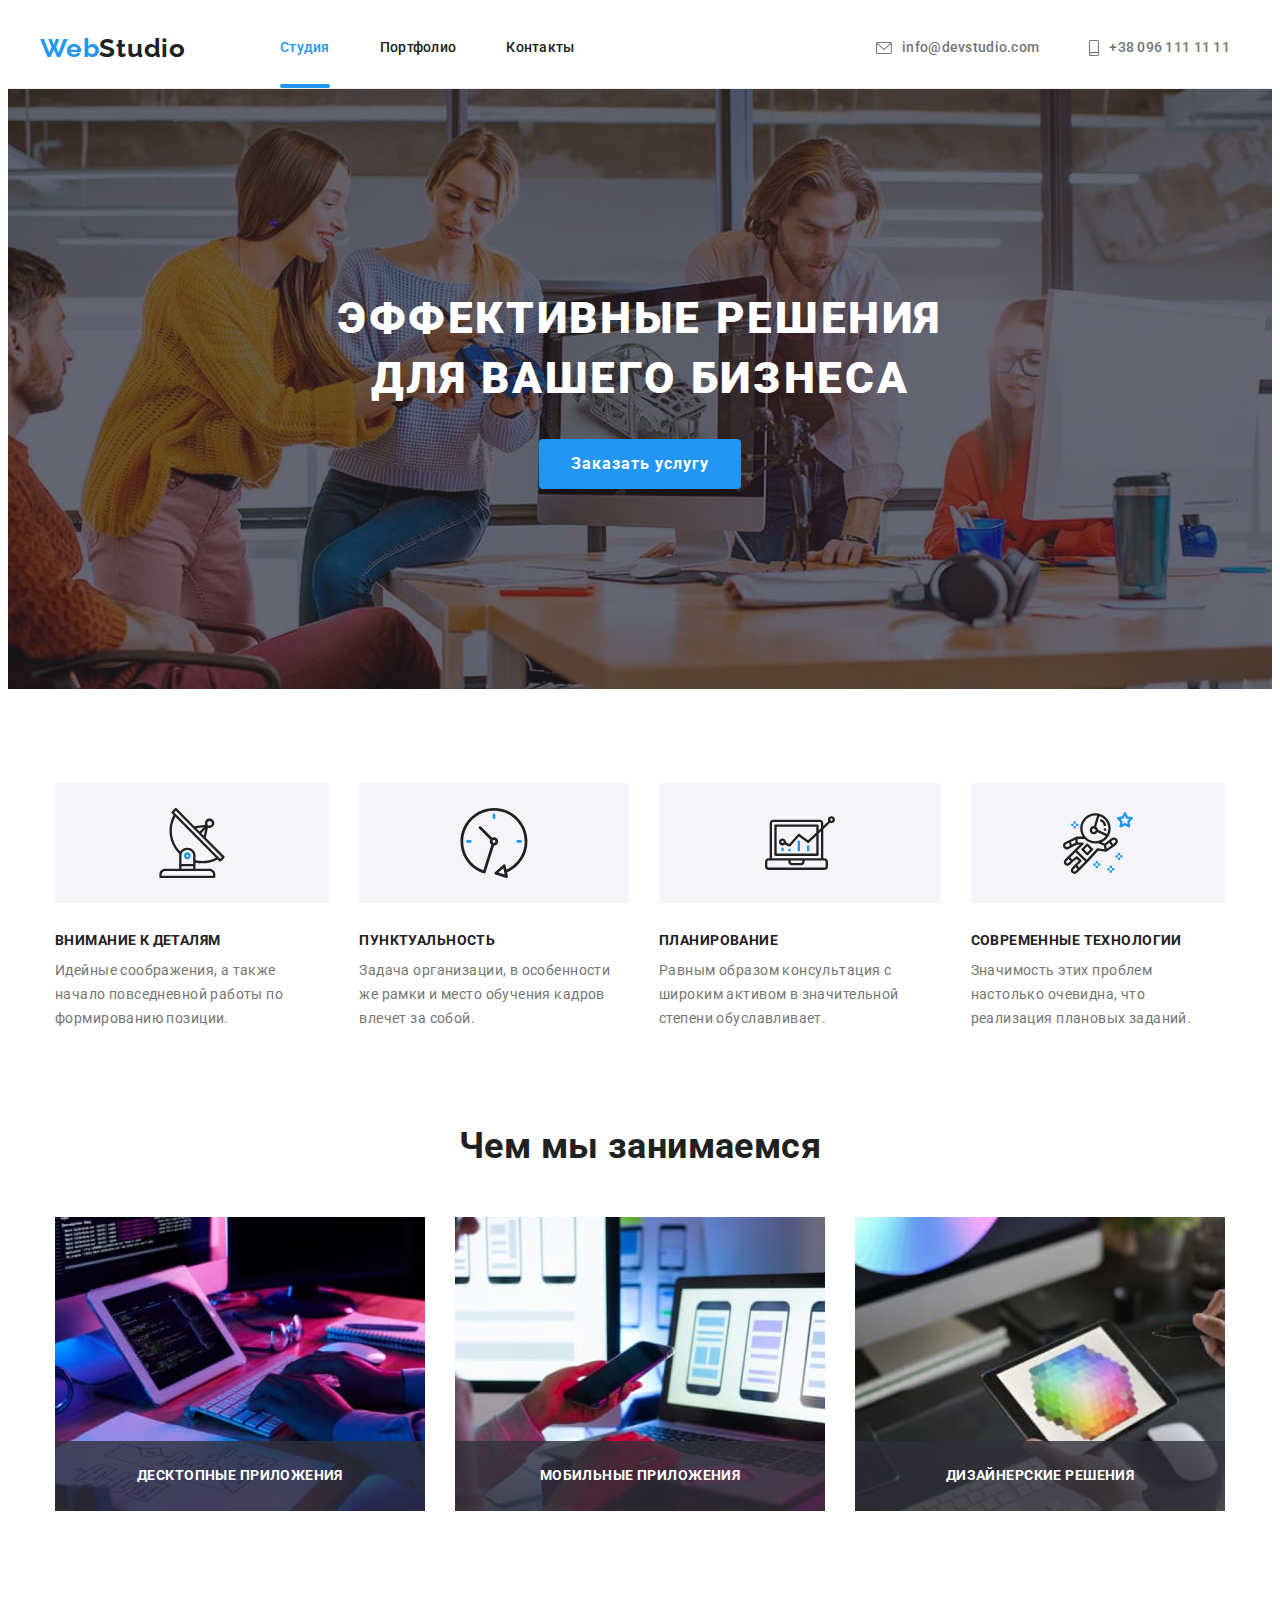
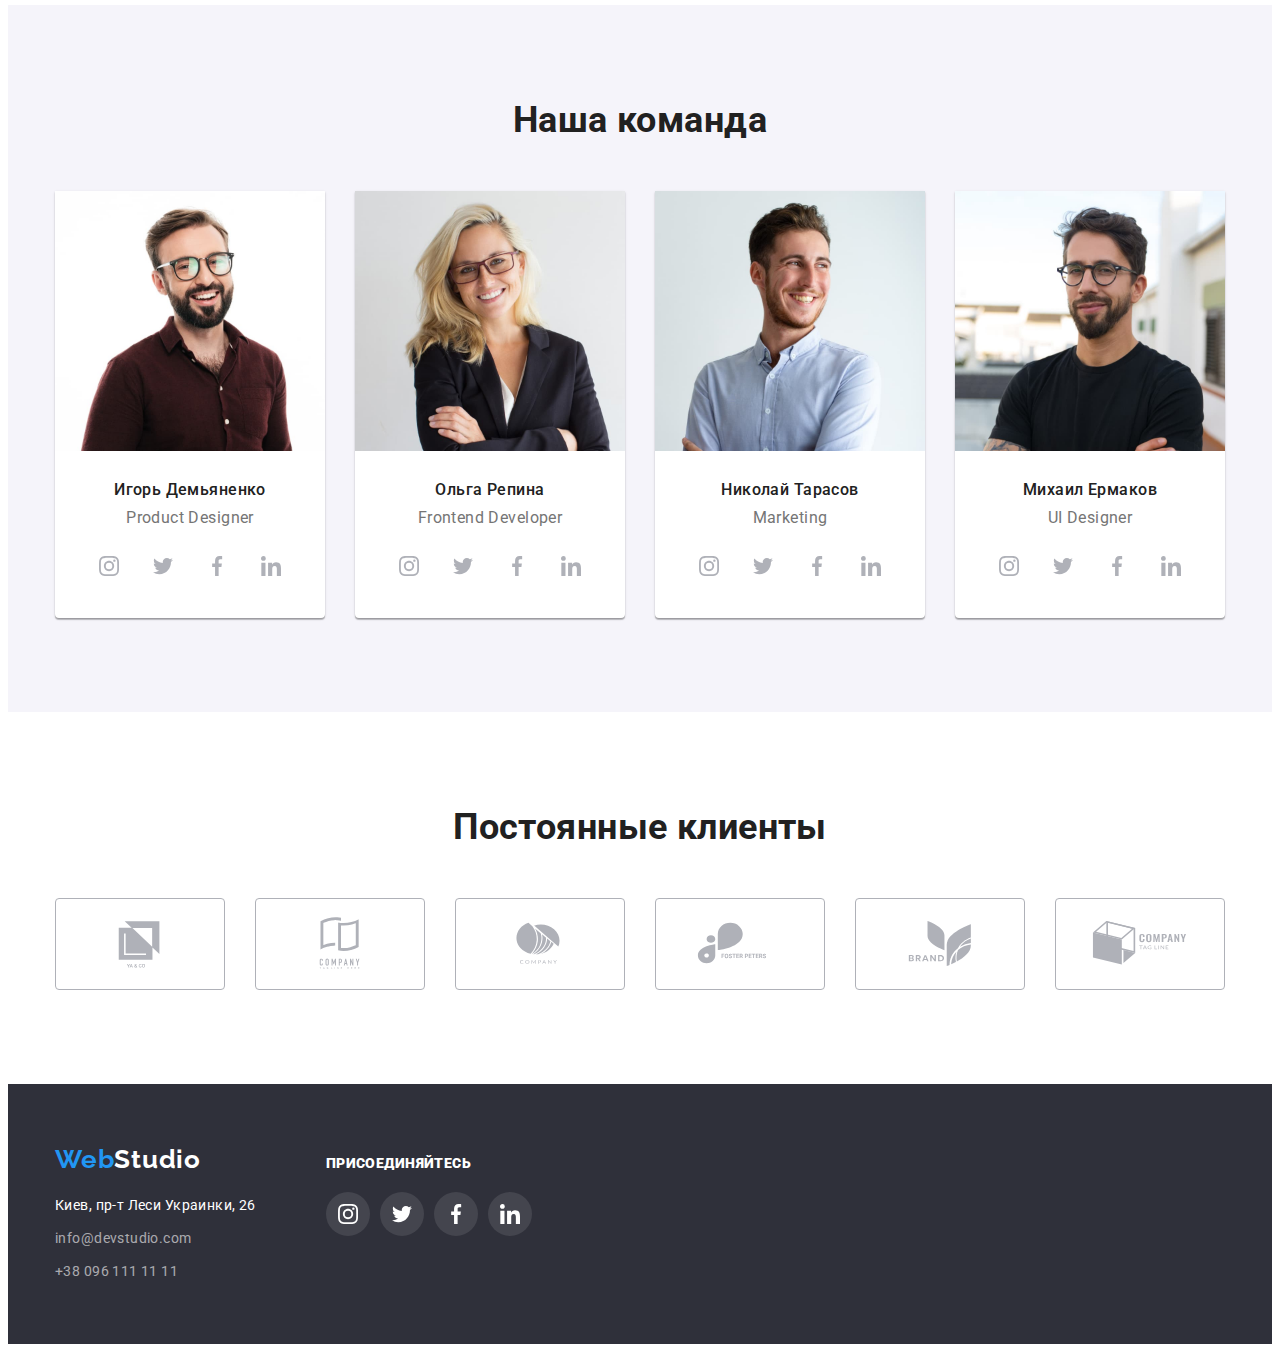
<file: index.html>
<!DOCTYPE html>
<html lang="ru">

<head>
    <meta charset="UTF-8">
    <meta http-equiv="X-UA-Compatible" content="IE=edge">
    <meta name="viewport" content="width=device-width, initial-scale=1.0">
    <title>Студия</title>
    <link rel="stylesheet"
        href="https://fonts.googleapis.com/css2?family=Raleway:wght@700&family=Roboto:wght@400;500;700;900&display=swap">
    <link rel="stylesheet" href="https://cdnjs.cloudflare.com/ajax/libs/modern-normalize/1.1.0/modern-normalize.min.css"
        integrity="sha512-wpPYUAdjBVSE4KJnH1VR1HeZfpl1ub8YT/NKx4PuQ5NmX2tKuGu6U/JRp5y+Y8XG2tV+wKQpNHVUX03MfMFn9Q=="
        crossorigin="anonymous" referrerpolicy="no-referrer" />
    <link rel="stylesheet" href="./css/style.css">
</head>

<body data-body>
    <!-- Секция Header -->
    <header class="section-header">
        <div class="container header-container">
            <div class="logoWrapper">
                <a class=" logo link" href="./index.html">
                    Web<span class="logo-accent-header">Studio</span>
                </a>
            </div>
            <nav>
                <ul class="site-nav list">
                    <li class="nav-link nav-link-active"><a href="./index.html">Студия</a> </li>
                    <li class="nav-link"><a href="./portfolio.html">Портфолио</a> </li>
                    <li class="nav-link"><a href="#">Контакты</a> </li>
                </ul>
            </nav>
            <ul class="site-auth list">
                <li class="site-auth-item">
                    <a class="site-auth-link" href="mailto:info@devstudio.com">
                        <svg class="site-auth-icon" width="16px" height="12px">
                            <use href="./images/icons.svg#icon-envelope"></use>
                        </svg> info@devstudio.com</a>
                </li>
                <li class="site-auth-icon">
                    <a class="site-auth-link" href="tel:+380961111111"><svg class="site-auth-icon" width="10px"
                            height="16px">
                            <use href="./images/icons.svg#icon-smartphone"></use>
                        </svg> +38 096 111 11 11</a>
                </li>
            </ul>
        </div>
    </header>
    <main>
        <!-- Секция 1 Hero -->
        <section class="hero section overlay">
            <div class="container">
                <h1 class="hero-title">Эффективные решения для вашего бизнеса</h1>
                <button class="hero-button" data-modal-open type="button">Заказать услугу</button>
            </div>
        </section>
        <!-- Секция Future -->
        <section class="features section">
            <div class="container">
                <h2 class="features-title visually-hidden">Особенности</h2>
                <ul class="features-list list">
                    <li class="features-list-item ">
                        <h3 class="features-list-title">Внимание к деталям</h3>
                        <p class="features-list-description">Идейные соображения, а также начало повседневной работы по
                            формированию позиции.</p>
                    </li>
                    <li class="features-list-item">
                        <h3 class="features-list-title">Пунктуальность</h3>
                        <p class="features-list-description">Задача организации, в особенности же рамки и место обучения
                            кадров влечет за собой.</p>
                    </li>
                    <li class="features-list-item">
                        <h3 class="features-list-title">Планирование</h3>
                        <p class="features-list-description">Равным образом консультация с широким активом в
                            значительной степени обуславливает.</p>
                    </li>
                    <li class="features-list-item">
                        <h3 class="features-list-title">Современные технологии</h3>
                        <p class="features-list-description">Значимость этих проблем настолько очевидна, что реализация
                            плановых заданий.</p>
                    </li>
                </ul>
            </div>
        </section>
        <!-- Секция Our-work -->
        <section class="section">
            <div class="container">
                <h2 class="our-work-title">Чем мы занимаемся</h2>
                <ul class="our-work-list list">
                    <li class="our-work-item"><img src="./images/about-us/img.jpg" alt="Программное-обеспечение"
                            width="370" height="294" />
                            <p class="our-work-desc">Десктопные приложения</p>
                    </li>
                    <li class="our-work-item"><img src="./images/about-us/img(1).jpg" alt="Мобильные-приложения"
                            width="370" height="294" />
                            <p class="our-work-desc">Мобильные приложения</p>
                    </li>
                    <li class="our-work-item"><img src="./images/about-us/img(2).jpg" alt="Дизайнерские-решения"
                            width="370" height="294" />
                            <p class="our-work-desc">Дизайнерские решения</p>
                    </li>
                </ul>
            </div>
        </section>

        <!-- Секция Our-team -->
        <section class="our-team section">
            <div class="container">
                <h2 class="our-team-title">Наша команда</h2>
                <ul class="team-list list">
                    <li class="team-list-item ">
                        <img src="./images/team/team-player.jpg" alt="Игорь-Демьяненко" width="270" height="260" />
                        <div class="team-member-description">
                            <h3 class="team-member-title">Игорь Демьяненко</h3>
                            <p class="team-member-position" lang="eu">Product Designer</p>
                            <ul class="list social-media">
                                <li class="social-media-item">
                                    <a class="social-media-link link" href="#" target="_blank"
                                        rel="noopener no-referrer" aria-label="instagram">
                                        <svg class="social-media-icon" width="20px" height="20px">
                                            <use href="./images/icons.svg#icon-instagram"></use>
                                        </svg>
                                    </a>
                                </li>
                                <li class="social-media-item">
                                    <a class="social-media-link link" href="#" target="_blank"
                                        rel="noopener no-referrer" aria-label="twitter">
                                        <svg class="social-media-icon" width="20px" height="20px">
                                            <use href="./images/icons.svg#icon-twitter"></use>
                                        </svg>
                                    </a>
                                </li>
                                <li class="social-media-item">
                                    <a class="social-media-link link" href="#" target="_blank"
                                        rel="noopener no-referrer" aria-label="facebook">
                                        <svg class="social-media-icon" width="20px" height="20px">
                                            <use href="./images/icons.svg#icon-facebook"></use>
                                        </svg>
                                    </a>
                                </li>
                                <li class="social-media-item">
                                    <a class="social-media-link link" href="#" target="_blank"
                                        rel="noopener no-referrer" aria-label="linkedin">
                                        <svg class="social-media-icon" width="20px" height="20px">
                                            <use href="./images/icons.svg#icon-linkedin"></use>
                                        </svg>
                                    </a>
                                </li>
                            </ul>
                        </div>
                    </li>
                    <li class="team-list-item">
                        <img src="./images/team/team-player(1).jpg" alt="Ольга-Репина" width="270" height="260" />
                        <div class="team-member-description">
                            <h3 class="team-member-title">Ольга Репина</h3>
                            <p class="team-member-position" lang="eu">Frontend Developer</p>
                            <ul class="list social-media">
                                <li class="social-media-item">
                                    <a class="social-media-link link" href="#" target="_blank"
                                        rel="noopener no-referrer" aria-label="instagram">
                                        <svg class="social-media-icon" width="20px" height="20px">
                                            <use href="./images/icons.svg#icon-instagram"></use>
                                        </svg>
                                    </a>
                                </li>
                                <li class="social-media-item">
                                    <a class="social-media-link link" href="#" target="_blank"
                                        rel="noopener no-referrer" aria-label="twitter">
                                        <svg class="social-media-icon" width="20px" height="20px">
                                            <use href="./images/icons.svg#icon-twitter"></use>
                                        </svg>
                                    </a>
                                </li>
                                <li class="social-media-item">
                                    <a class="social-media-link link" href="#" target="_blank"
                                        rel="noopener no-referrer" aria-label="facebook">
                                        <svg class="social-media-icon" width="20px" height="20px">
                                            <use href="./images/icons.svg#icon-facebook"></use>
                                        </svg>
                                    </a>
                                </li>
                                <li class="social-media-item">
                                    <a class="social-media-link link" href="#" target="_blank"
                                        rel="noopener no-referrer" aria-label="linkedin">
                                        <svg class="social-media-icon" width="20px" height="20px">
                                            <use href="./images/icons.svg#icon-linkedin"></use>
                                        </svg>
                                    </a>
                                </li>
                            </ul>
                        </div>
                    </li>
                    <li class="team-list-item">
                        <img src="./images/team/team-player(2).jpg" alt="Николай-Тарасов" width="270" height="260" />
                        <div class="team-member-description">
                            <h3 class="team-member-title">Николай Тарасов</h3>
                            <p class="team-member-position" lang="eu">Marketing</p>
                            <ul class="list social-media">
                                <li class="social-media-item">
                                    <a class="social-media-link link" href="#" target="_blank"
                                        rel="noopener no-referrer" aria-label="instagram">
                                        <svg class="social-media-icon" width="20px" height="20px">
                                            <use href="./images/icons.svg#icon-instagram"></use>
                                        </svg>
                                    </a>
                                </li>
                                <li class="social-media-item">
                                    <a class="social-media-link link" href="#" target="_blank"
                                        rel="noopener no-referrer" aria-label="twitter">
                                        <svg class="social-media-icon" width="20px" height="20px">
                                            <use href="./images/icons.svg#icon-twitter"></use>
                                        </svg>
                                    </a>
                                </li>
                                <li class="social-media-item">
                                    <a class="social-media-link link" href="#" target="_blank"
                                        rel="noopener no-referrer" aria-label="facebook">
                                        <svg class="social-media-icon" width="20px" height="20px">
                                            <use href="./images/icons.svg#icon-facebook"></use>
                                        </svg>
                                    </a>
                                </li>
                                <li class="social-media-item">
                                    <a class="social-media-link link" href="#" target="_blank"
                                        rel="noopener no-referrer" aria-label="linkedin">
                                        <svg class="social-media-icon" width="20px" height="20px">
                                            <use href="./images/icons.svg#icon-linkedin"></use>
                                        </svg>
                                    </a>
                                </li>
                            </ul>
                        </div>
                    </li>
                    <li class="team-list-item">
                        <img src="./images/team/team-player(3).jpg" alt="Михаил-Ермаков" width="270" height="260" />
                        <div class="team-member-description">
                            <h3 class="team-member-title">Михаил Ермаков</h3>
                            <p class="team-member-position" lang="eu">UI Designer</p>
                            <ul class="list social-media">
                                <li class="social-media-item">
                                    <a class="social-media-link link" href="#" target="_blank"
                                        rel="noopener no-referrer" aria-label="instagram">
                                        <svg class="social-media-icon" width="20px" height="20px">
                                            <use href="./images/icons.svg#icon-instagram"></use>
                                        </svg>
                                    </a>
                                </li>
                                <li class="social-media-item">
                                    <a class="social-media-link link" href="#" target="_blank"
                                        rel="noopener no-referrer" aria-label="twitter">
                                        <svg class="social-media-icon" width="20px" height="20px">
                                            <use href="./images/icons.svg#icon-twitter"></use>
                                        </svg>
                                    </a>
                                </li>
                                <li class="social-media-item">
                                    <a class="social-media-link link" href="#" target="_blank"
                                        rel="noopener no-referrer" aria-label="facebook">
                                        <svg class="social-media-icon" width="20px" height="20px">
                                            <use href="./images/icons.svg#icon-facebook"></use>
                                        </svg>
                                    </a>
                                </li>
                                <li class="social-media-item">
                                    <a class="social-media-link link" href="#" target="_blank"
                                        rel="noopener no-referrer" aria-label="linkedin">
                                        <svg class="social-media-icon" width="20px" height="20px">
                                            <use href="./images/icons.svg#icon-linkedin"></use>
                                        </svg>
                                    </a>
                                </li>
                            </ul>
                        </div>
                    </li>
                </ul>
            </div>
        </section>
        <section class="section">
            <div class="container">
                <h2 class="our-clients-title">Постоянные клиенты</h2>
                <ul class="list our-clients">
                    <li class="our-clients-item">
                        <a class="our-clients-link link" href="#" target="_blank" rel="noopener no-referrer"
                            aria-label="YA & CO">
                            <svg class="our-clients-icon" width="106px" height="60px">
                                <use href="./images/icons.svg#icon-client-1"></use>
                            </svg>
                        </a>
                    </li>
                    <li class="our-clients-item">
                        <a class="our-clients-link link" href="#" target="_blank" rel="noopener no-referrer"
                            aria-label="Company Tagline Here">
                            <svg class="our-clients-icon" width="106px" height="60px">
                                <use href="./images/icons.svg#icon-client-2"></use>
                            </svg>
                        </a>
                    </li>
                    <li class="our-clients-item">
                        <a class="our-clients-link link" href="#" target="_blank" rel="noopener no-referrer"
                            aria-label="Company">
                            <svg class="our-clients-icon" width="106px" height="60px">
                                <use href="./images/icons.svg#icon-client-3"></use>
                            </svg>
                        </a>
                    </li>
                    <li class="our-clients-item">
                        <a class="our-clients-link link" href="#" target="_blank" rel="noopener no-referrer"
                            aria-label="Foster Peters">
                            <svg class="our-clients-icon" width="106px" height="60px">
                                <use href="./images/icons.svg#icon-client-4"></use>
                            </svg>
                        </a>
                    </li>
                    <li class="our-clients-item">
                        <a class="our-clients-link link" href="#" target="_blank" rel="noopener no-referrer"
                            aria-label="Brand">
                            <svg class="our-clients-icon" width="106px" height="60px">
                                <use href="./images/icons.svg#icon-client-5"></use>
                            </svg>
                        </a>
                    </li>
                    <li class="our-clients-item">
                        <a class="our-clients-link link" href="#" target="_blank" rel="noopener no-referrer"
                            aria-label="Company Tag Line">
                            <svg class="our-clients-icon" width="106px" height="60px">
                                <use href="./images/icons.svg#icon-client-6"></use>
                            </svg>
                        </a>
                    </li>
                </ul>
            </div>
        </section>
    </main>

    <!-- Секция Footer -->
    <footer class="page-footer">
        <div class="container footer-container">
            <div class="footer-adress">
                <a class="logo link" href="./index.html">
                    Web<span class="logo-accent-footer">Studio</span>
                </a>
                <address>
                    <ul class="footer-list list">
                        <li class="footer-list-item"><a class="footer-list-address-link"
                                href="https://goo.gl/maps/Rm4vWPJoZRs2Vfyq5" target="_blank"
                                rel="noopener nofollow">Киев, пр-т Леси Украинки, 26</a></li>
                        <li class="footer-list-item"><a class="footer-list-link"
                                href="mailto:info@devstudio.com">info@devstudio.com</a></li>
                        <li class="footer-list-item"><a class="footer-list-link" href="tel:+380961111111">+38 096 111 11
                                11</a>
                        </li>
                    </ul>
                </address>
            </div>
            <div class="footer-social-link">
                <p class="footer-social-slogan"><strong>присоединяйтесь</strong></p>
                <ul class="list social-media">
                    <li class="social-media-item">
                        <a class="social-media-link footer-media-link link" href="#" target="_blank"
                            rel="noopener no-referrer" aria-label="instagram">
                            <svg class="social-media-icon-footer" width="20px" height="20px">
                                <use href="./images/icons.svg#icon-instagram"></use>
                            </svg>
                        </a>
                    </li>
                    <li class="social-media-item">
                        <a class="social-media-link footer-media-link link" href="#" target="_blank"
                            rel="noopener no-referrer" aria-label="twitter">
                            <svg class="social-media-icon-footer" width="20px" height="20px">
                                <use href="./images/icons.svg#icon-twitter"></use>
                            </svg>
                        </a>
                    </li>
                    <li class="social-media-item">
                        <a class="social-media-link footer-media-link link" href="#" target="_blank"
                            rel="noopener no-referrer" aria-label="facebook">
                            <svg class="social-media-icon-footer" width="20px" height="20px">
                                <use href="./images/icons.svg#icon-facebook"></use>
                            </svg>
                        </a>
                    </li>
                    <li class="social-media-item">
                        <a class="social-media-link footer-media-link link" href="#" target="_blank"
                            rel="noopener no-referrer" aria-label="linkedin">
                            <svg class="social-media-icon-footer" width="20px" height="20px">
                                <use href="./images/icons.svg#icon-linkedin"></use>
                            </svg>
                        </a>
                    </li>
                </ul>
            </div>
        </div>
    </footer>

    <!-- Модальне вікно -->
    <div class="backdrop is-hidden" data-modal>
        <div class="modal">
            <button class="modal-close-btn" data-modal-close type="button">
                <svg class="modal-icon" width="11px" height="11px">
                    <use href="./images/icons.svg#icon-close"></use>
                </svg>
            </button>
        </div>
    </div>

    <script src="./js/modal.js"></script>
</body>

</html>
</file>
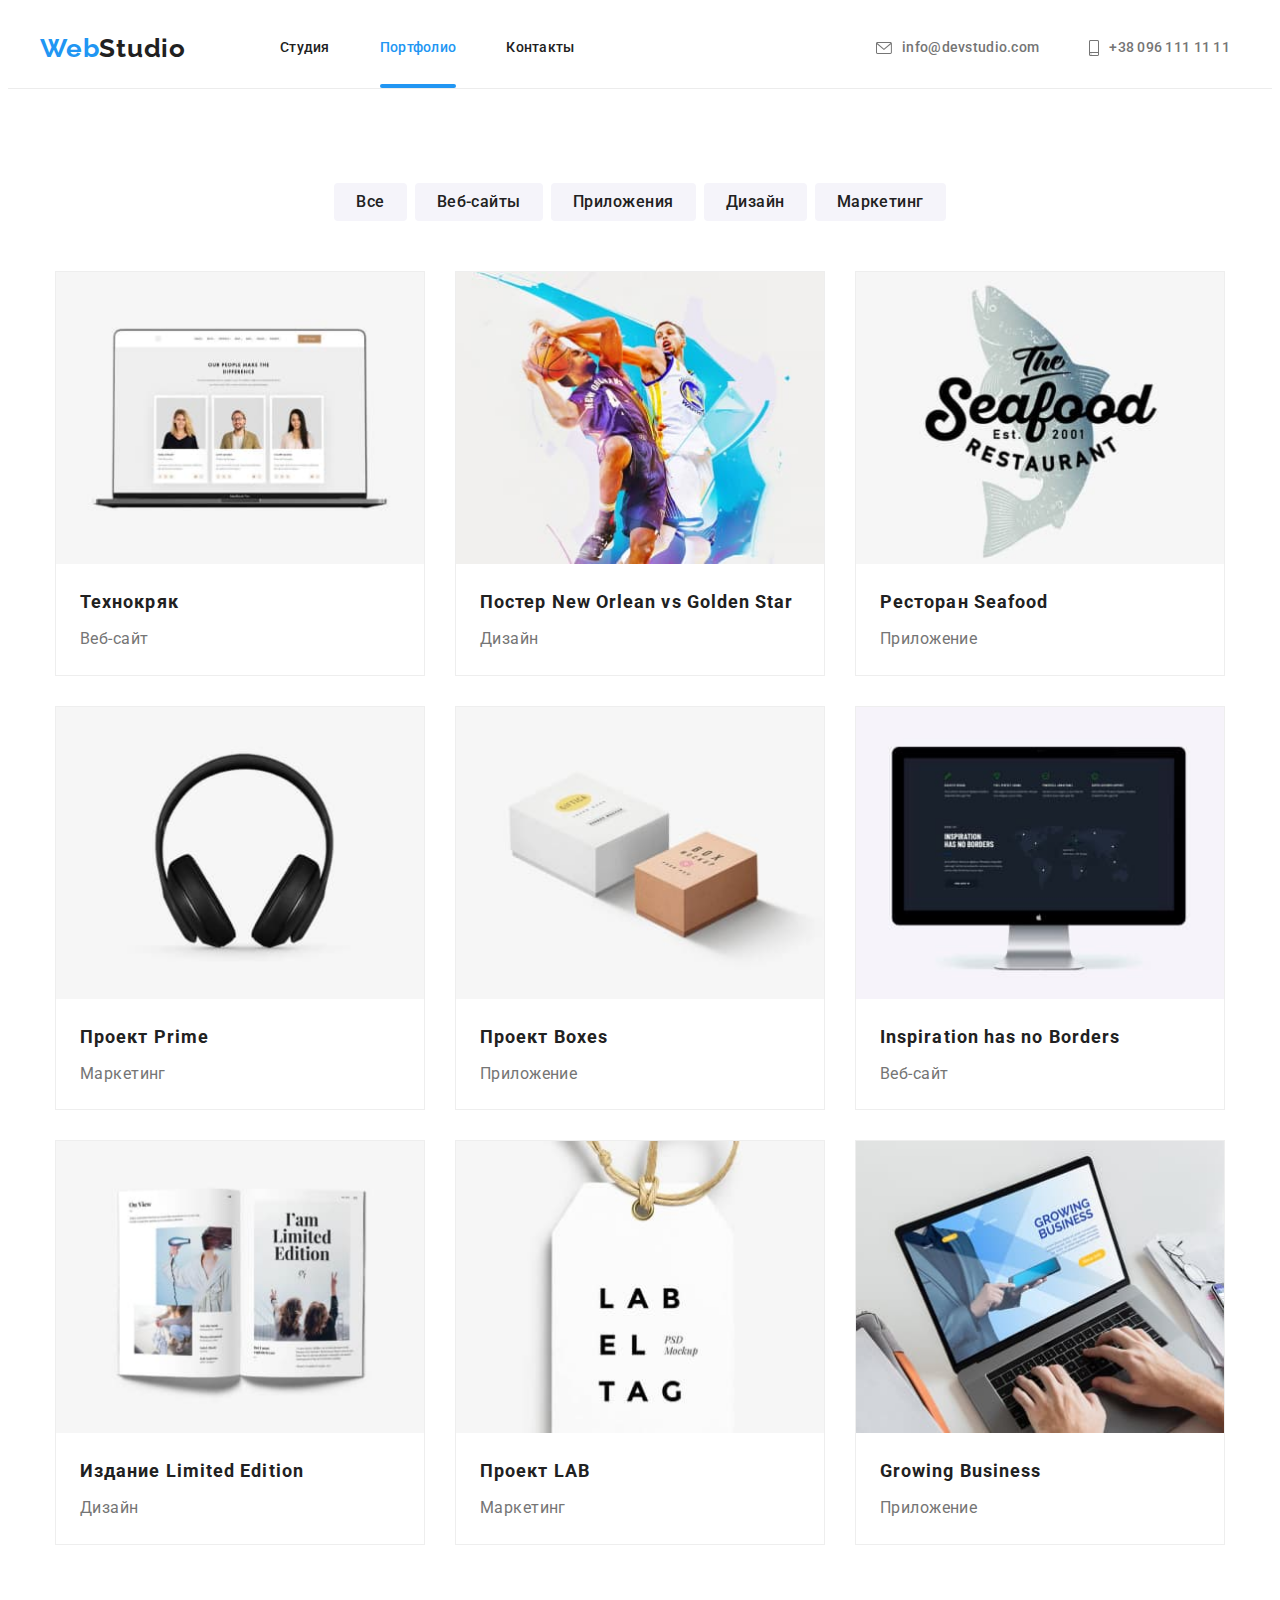
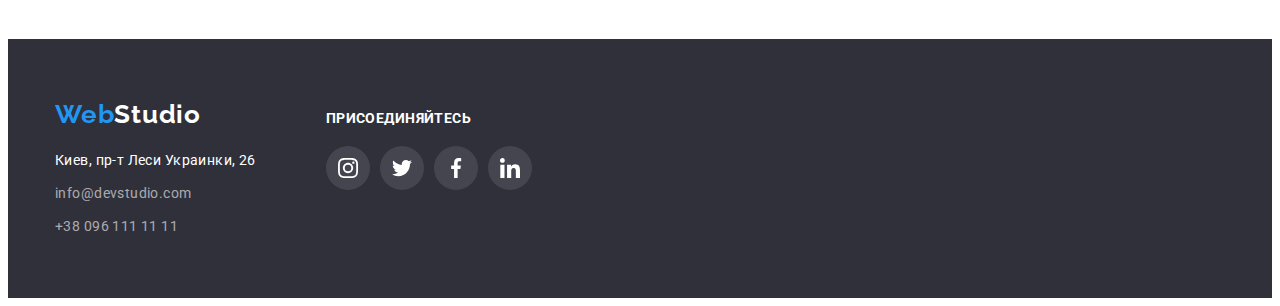
<file: portfolio.html>
<!DOCTYPE html>
<html lang="ru">

<head>
    <meta charset="UTF-8">
    <meta http-equiv="X-UA-Compatible" content="IE=edge">
    <meta name="viewport" content="width=device-width, initial-scale=1.0">
    <title>Студия</title>
    <link rel="stylesheet"
        href="https://fonts.googleapis.com/css2?family=Raleway:wght@700&family=Roboto:wght@400;500;700;900&display=swap">
    <link rel="stylesheet" href="https://cdnjs.cloudflare.com/ajax/libs/modern-normalize/1.1.0/modern-normalize.min.css"
        integrity="sha512-wpPYUAdjBVSE4KJnH1VR1HeZfpl1ub8YT/NKx4PuQ5NmX2tKuGu6U/JRp5y+Y8XG2tV+wKQpNHVUX03MfMFn9Q=="
        crossorigin="anonymous" referrerpolicy="no-referrer" />
    <link rel="stylesheet" href="./css/style.css">
</head>

<body>
    <!-- Секция Header -->
    <header class="section-header">
        <div class="container header-container">
            <div class="logoWrapper">
                <a class=" logo link" href="./index.html">
                    Web<span class="logo-accent-header">Studio</span>
                </a>
            </div>
            <nav>
                <ul class="site-nav list">
                    <li class="nav-link"><a href="./index.html">Студия</a> </li>
                    <li class="nav-link nav-link-active"><a href="./portfolio.html">Портфолио</a> </li>
                    <li class="nav-link"><a href="#">Контакты</a> </li>
                </ul>
            </nav>
            <ul class="site-auth list">
                <li class="site-auth-item">
                    <a class="site-auth-link" width="16" height="12" href="mailto:info@devstudio.com"><svg
                            class="site-auth-icon" width="16px" height="12px">
                            <use href="./images/icons.svg#icon-envelope"></use>
                        </svg> info@devstudio.com</a>
                </li>
                <li class="site-auth-icon">
                    <a class="site-auth-link" href="tel:+380961111111"><svg class="site-auth-icon" width="10px"
                            height="16px">
                            <use href="./images/icons.svg#icon-smartphone"></use>
                        </svg> +38 096 111 11 11</a>
                </li>
            </ul>
        </div>
    </header>

    <!-- Секция Примеры работ -->
    <section class="section">
        <div class="container">
            <h1 class="visually-hidden">Примеры работ</h1>
            <ul class="filter-list list">
                <li class="filter-list-item">
                    <button class="filter-button" type="button">Все</button>
                </li>
                <li class="filter-list-item">
                    <button class="filter-button" type="button">Веб-сайты</button>
                </li>
                <li class="filter-list-item">
                    <button class="filter-button" type="button">Приложения</button>
                </li>
                <li class="filter-list-item">
                    <button class="filter-button" type="button">Дизайн</button>
                </li>
                <li class="filter-list-item">
                    <button class="filter-button" type="button">Маркетинг</button>
                </li>
            </ul>
            <ul class="project-list  list">
                <li class="project-list-item">
                    <a class="project-list-link" href="#" target="_blank" rel="noopener no-referrer"
                        aria-label="Веб-сайт Технокряк">
                        <img src="./images/portfolio/technocrack.jpg" alt="Технокряк" width="370" height="294">
                        <div class="portfolio-overlay">
                            <p class="portfolio-desc">
                                Ресурс предлагает комплексные предложения с разным уровнем функционала и сервисов. Все
                                это
                                позволит посетителю получить исчерпывающие сведения о компании или частном лице.
                            </p>
                        </div>
                        <div class="list-item-description">
                            <h2 class="project-title">Технокряк</h2>
                            <p class="project-type">Веб-сайт</p>
                        </div>
                    </a>
                </li>
                <li class="project-list-item">
                    <a class="project-list-link" href="#" target="_blank" rel="noopener no-referrer"
                        aria-label="Дизайн Постер New Orlean vs Golden Star">
                        <img src="./images/portfolio/new-orlean-vs-golden-star.jpg"
                            alt="Постер-New-Orlean-vs-Golden-Star" width="370" height="294">
                        <div class="portfolio-overlay">
                            <p class="portfolio-desc">
                                Ресурс предлагает комплексные предложения с разным уровнем функционала и сервисов. Все
                                это
                                позволит посетителю получить исчерпывающие сведения о компании или частном лице.
                            </p>
                        </div>
                        <div class="list-item-description">
                            <h2 class="project-title">Постер New Orlean vs Golden Star</h2>
                            <p class="project-type">Дизайн</p>
                        </div>
                    </a>
                </li>
                <li class="project-list-item">
                    <a class="project-list-link" href="#" target="_blank" rel="noopener no-referrer"
                        aria-label="Приложение Ресторан Seafood">
                        <img src="./images/portfolio/seafood.jpg" alt="Ресторан-Seafood" width="370" height="294">
                        <div class="portfolio-overlay">
                            <p class="portfolio-desc">
                                Ресурс предлагает комплексные предложения с разным уровнем функционала и сервисов. Все
                                это
                                позволит посетителю получить исчерпывающие сведения о компании или частном лице.
                            </p>
                        </div>
                        <div class="list-item-description">
                            <h2 class="project-title">Ресторан Seafood</h2>
                            <p class="project-type">Приложение</p>
                        </div>
                    </a>
                </li>
                <li class="project-list-item">
                    <a class="project-list-link" href="#" target="_blank" rel="noopener no-referrer"
                        aria-label="Маркетинг Проект Prime">
                        <img src="./images/portfolio/prime.jpg" alt="Проект-Prime" width="370" height="294">
                        <div class="portfolio-overlay">
                            <p class="portfolio-desc">
                                Ресурс предлагает комплексные предложения с разным уровнем функционала и сервисов. Все
                                это
                                позволит посетителю получить исчерпывающие сведения о компании или частном лице.
                            </p>
                        </div>
                        <div class="list-item-description">
                            <h2 class="project-title">Проект Prime</h2>
                            <p class="project-type">Маркетинг</p>
                        </div>
                    </a>
                </li>
                <li class="project-list-item">
                    <a class="project-list-link" href="#" target="_blank" rel="noopener no-referrer"
                        aria-label="Приложение Проект Boxes">
                        <img src="./images/portfolio/boxes.jpg" alt="Проект-Boxes" width="370" height="294">
                        <div class="portfolio-overlay">
                            <p class="portfolio-desc">
                                Ресурс предлагает комплексные предложения с разным уровнем функционала и сервисов. Все
                                это
                                позволит посетителю получить исчерпывающие сведения о компании или частном лице.
                            </p>
                        </div>
                        <div class="list-item-description">
                            <h2 class="project-title">Проект Boxes</h2>
                            <p class="project-type">Приложение</p>
                        </div>
                    </a>
                </li>
                <li class="project-list-item">
                    <a class="project-list-link" href="#" target="_blank" rel="noopener no-referrer"
                        aria-label="Веб-сайт Inspiration has no Borders">
                        <img src="./images/portfolio/inspiration-has-no-borders.jpg" alt="Inspiration-has-no-Borders"
                            width="370" height="294">
                        <div class="portfolio-overlay">
                            <p class="portfolio-desc">
                                Ресурс предлагает комплексные предложения с разным уровнем функционала и сервисов. Все
                                это
                                позволит посетителю получить исчерпывающие сведения о компании или частном лице.
                            </p>
                        </div>
                        <div class="list-item-description">
                            <h2 class="project-title">Inspiration has no Borders</h2>
                            <p class="project-type">Веб-сайт</p>
                        </div>
                    </a>
                </li>
                <li class="project-list-item">
                    <a class="project-list-link" href="#" target="_blank" rel="noopener no-referrer"
                        aria-label="Дизайн Издание Limited Edition">
                        <img src="./images/portfolio/limited-edition.jpg" alt="Издание-Limited-Edition" width="370"
                            height="294">
                        <div class="portfolio-overlay">
                            <p class="portfolio-desc">
                                Ресурс предлагает комплексные предложения с разным уровнем функционала и сервисов. Все
                                это
                                позволит посетителю получить исчерпывающие сведения о компании или частном лице.
                            </p>
                        </div>
                        <div class="list-item-description">
                            <h2 class="project-title">Издание Limited Edition</h2>
                            <p class="project-type">Дизайн</p>
                        </div>
                    </a>
                </li>
                <li class="project-list-item">
                    <a class="project-list-link" href="#" target="_blank" rel="noopener no-referrer"
                        aria-label="Маркетинг Проект LAB">
                        <img src="./images/portfolio/lab.jpg" alt="Проект-LAB" width="370" height="294">
                        <div class="portfolio-overlay">
                            <p class="portfolio-desc">
                                Ресурс предлагает комплексные предложения с разным уровнем функционала и сервисов. Все
                                это
                                позволит посетителю получить исчерпывающие сведения о компании или частном лице.
                            </p>
                        </div>
                        <div class="list-item-description">
                            <h2 class="project-title">Проект LAB</h2>
                            <p class="project-type">Маркетинг</p>
                        </div>
                    </a>
                </li>
                <li class="project-list-item">
                    <a class="project-list-link" href="#" target="_blank" rel="noopener no-referrer"
                        aria-label="Приложение Growing Business">
                        <img src="./images/portfolio/growing-business.jpg" alt="Growing-Business" width="370"
                            height="294">
                        <div class="portfolio-overlay">
                            <p class="portfolio-desc">
                                Ресурс предлагает комплексные предложения с разным уровнем функционала и сервисов. Все
                                это
                                позволит посетителю получить исчерпывающие сведения о компании или частном лице.
                            </p>
                        </div>
                        <div class="list-item-description">
                            <h2 class="project-title">Growing Business</h2>
                            <p class="project-type">Приложение</p>
                        </div>
                    </a>
                </li>
            </ul>
        </div>
    </section>
    </main>

    <!-- Секция Footer -->
    <footer class="page-footer">
        <div class="container footer-container">
            <div class="footer-adress">
                <a class="logo link" href="./index.html">
                    Web<span class="logo-accent-footer">Studio</span>
                </a>
                <address>
                    <ul class="footer-list list">
                        <li class="footer-list-item"><a class="footer-list-address-link"
                                href="https://goo.gl/maps/Rm4vWPJoZRs2Vfyq5" target="_blank"
                                rel="noopener nofollow">Киев, пр-т Леси Украинки, 26</a></li>
                        <li class="footer-list-item"><a class="footer-list-link"
                                href="mailto:info@devstudio.com">info@devstudio.com</a></li>
                        <li class="footer-list-item"><a class="footer-list-link" href="tel:+380961111111">+38 096 111 11
                                11</a>
                        </li>
                    </ul>
                </address>
            </div>
            <div class="footer-social-link">
                <h3 class="footer-social-title visually-hidden">Мы в социальных сетях</h3>
                <p class="footer-social-slogan" lang="ru">присоединяйтесь</p>
                <ul class="list social-media">
                    <li class="social-media-item">
                        <a class="social-media-link footer-media-link link" href="#" target="_blank"
                            rel="noopener no-referrer" aria-label="instagram">
                            <svg class="social-media-icon-footer" width="20px" height="20px">
                                <use href="./images/icons.svg#icon-instagram"></use>
                            </svg>
                        </a>
                    </li>
                    <li class="social-media-item">
                        <a class="social-media-link footer-media-link link" href="#" target="_blank"
                            rel="noopener no-referrer" aria-label="twitter">
                            <svg class="social-media-icon-footer" width="20px" height="20px">
                                <use href="./images/icons.svg#icon-twitter"></use>
                            </svg>
                        </a>
                    </li>
                    <li class="social-media-item">
                        <a class="social-media-link footer-media-link link" href="#" target="_blank"
                            rel="noopener no-referrer" aria-label="facebook">
                            <svg class="social-media-icon-footer" width="20px" height="20px">
                                <use href="./images/icons.svg#icon-facebook"></use>
                            </svg>
                        </a>
                    </li>
                    <li class="social-media-item">
                        <a class="social-media-link footer-media-link link" href="#" target="_blank"
                            rel="noopener no-referrer" aria-label="linkedin">
                            <svg class="social-media-icon-footer" width="20px" height="20px">
                                <use href="./images/icons.svg#icon-linkedin"></use>
                            </svg>
                        </a>
                    </li>
                </ul>
            </div>
        </div>
    </footer>
</body>

</html>
</file>
<file: css/style.css>
html {
  box-sizing: border-box;
}

*,
*::before,
*::after {
  box-sizing: border-box;
}

:root {
  --dark-accent: #2196f3;
  --accent: #188ce8;
  --dark-text: #212121;
  --dark-background: #2f303a;
  --main: #ffffff;
  --light-border: #eeeeee;
  --second-text-color: #757575;
  --link-color: #afb1b8;
  --light-background: #f5f4fa;
  --header-line: #ececec;
  --dark: #000000;
  --anim1: 250ms cubic-bezier(0.4, 0, 0.2, 1);
}

body {
  font-family: 'Roboto', 'sans-serif';
  background-color: var(--main);
  color: var(--second-text-color);
  font-size: 14px;
  letter-spacing: 0.03em;
}

h1,
h2,
h3,
h4,
h5,
h6,
p {
  margin: 0;
}

img {
  display: block;
  max-width: 100%;
  height: auto;
}

address {
  font-style: normal;
}

.no-scroll {
  overflow: hidden;
}

.section {
  padding-top: 94px;
  padding-bottom: 94px;
}

.container {
  width: 1200px;
  padding: 0 15px;
  margin: 0 auto;
}

.visually-hidden {
  visibility: hidden;
  width: 0;
  height: 0;
  margin: 0;
  position: absolute;
  width: 1px;
  height: 1px;
  margin: -1px;
  border: 0;
  padding: 0;
  white-space: nowrap;
  clip-path: inset(100%);
  clip: rect(0 0 0 0);
  overflow: hidden;
}

.list {
  list-style: none;
  margin: 0;
  padding: 0;
}

.logo,
.nav-link a,
.site-auth-link,
.footer-list-link,
.footer-list-address-link {
  text-decoration: none;
}

.nav-link a:hover,
.nav-link a:focus,
.site-auth-link:hover,
.site-auth-link:focus,
.footer-list-link:hover,
.footer-list-link:focus,
.footer-list-address-link:hover,
.footer-list-address-link:focus {
  color: var(--dark-accent);
}

.logo,
.logo * {
  font-family: 'Raleway', 'sans-serif';
}

.logo {
  font-weight: 700;
  font-size: 26px;
  line-height: 1.16;
  letter-spacing: 0.03em;
  color: var(--dark-accent);
}

.logo-accent-header {
  color: var(--dark-text);
}

.logo-accent-footer {
  color: var(--main);
}

/* Хедер*/
.section-header {
  border-bottom: 1px solid var(--header-line);
}

.header-container {
  display: flex;
  align-items: center;

  padding: 25px 0;
}

.logoWrapper {
  margin-right: 94px;
}

.site-nav {
  display: flex;
}

.nav-link a {
  font-weight: 500;
  font-size: 14px;
  line-height: 1.14;
  letter-spacing: 0.02em;
  color: var(--dark-text);
  display: flex;

  transition: color var(--anim1);
}

li.nav-link:not(:last-child) {
  margin-right: 50px;
}

.nav-link-active a {
  position: relative;
  color: var(--dark-accent);
}

.nav-link-active a::after {
  content: '';
  position: absolute;
  bottom: 0;
  left: 0;

  transform: translateY(32px);

  width: 100%;
  height: 4px;
  display: inline-block;
  margin-right: 10px;

  background-color: var(--dark-accent);
  border-radius: 2px;
}

.site-auth-link {
  font-weight: 500;
  font-size: 14px;
  line-height: 1.14;
  letter-spacing: 0.02em;
  color: var(--second-text-color);
  display: flex;
  align-items: center;

  transition: color var(--anim1);
}

.site-auth {
  display: flex;
  align-items: center;
  justify-content: flex-end;
  width: 100%;
}

.site-auth-item:not(:last-child) {
  margin-right: 50px;
}

.site-auth-icon {
  margin-right: 10px;
  fill: currentColor;
}

/* Секция герой*/

.overlay {
  max-width: 1600px;
  height: 600px;
  margin-left: auto;
  margin-right: auto;
  background-image: linear-gradient(to right, rgba(47, 48, 58, 0.4), rgba(47, 48, 58, 0.4)),
    url(../images/hero/overlay-img.jpg);
  background-repeat: no-repeat;
  background-position: center;
  background-size: cover;
}

.hero {
  background-color: var(--dark-background);
  padding: 200px 0;
}

.hero-title {
  width: 696px;
  margin: 0 auto;
  font-weight: 900;
  font-size: 44px;
  line-height: 1.36;
  text-align: center;
  letter-spacing: 0.06em;
  text-transform: uppercase;
  color: var(--main);
}

.hero-button {
  background-color: var(--dark-accent);
  color: var(--main);
  cursor: pointer;
  padding: 10px 32px;
  font-family: 'Roboto', 'sans-serif';
  font-style: normal;
  font-weight: 700;
  font-size: 16px;
  line-height: 1.88;
  border: none;
  border-radius: 4px;

  display: flex;
  align-items: center;
  text-align: center;
  letter-spacing: 0.06em;
  margin-top: 30px;
  margin-left: auto;
  margin-right: auto;

  transition: background-color var(--anim1), box-shadow var(--anim1);
}

.hero-button:hover,
.hero-button:focus {
  background-color: var(--accent);
  box-shadow: 0px 4px 4px 0px #00000026;
}

/* Почему стоит выбрать нас */

.features {
  padding-bottom: 0;
}

.features-list {
  display: flex;
}

.features-list-item:not(:first-child) {
  margin-left: 30px;
}

.features-list-item::before {
  content: '';
  display: block;
  height: 120px;
  background-color: var(--light-background);
  background-repeat: no-repeat;
  background-position: center;
  margin-bottom: 30px;
  border-radius: 4px;
}

.features-list-item:nth-child(1):before {
  background-image: url(../images/icons/antenna.svg);
}

.features-list-item:nth-child(2):before {
  background-image: url(../images/icons/clock.svg);
}

.features-list-item:nth-child(3):before {
  background-image: url(../images/icons/diagram.svg);
}

.features-list-item:nth-child(4):before {
  background-image: url(../images/icons/astronaut.svg);
}

.features-list-title {
  font-weight: 700;
  font-size: 14px;
  line-height: 1.14;
  text-transform: uppercase;
  color: var(--dark-text);
}

.features-list-description {
  margin-top: 10px;
  line-height: 1.7;
  color: var(--second-text-color);
}

/* Почему стоит выбрать нас */

.our-work-title {
  font-weight: 700;
  font-size: 36px;
  line-height: 1.17;
  text-align: center;
  color: var(--dark-text);
  margin-bottom: 50px;
}

.our-work-list {
  display: flex;
}

.our-work-item {
  position: relative;
}

.our-work-item:not(:last-child) {
  margin-right: 30px;
}


.our-work-desc {
  width: 100%;
  height: 70px;
  font-weight: 700;
  line-height: 1.14;
  text-align: center;
  text-transform: uppercase;
  color: var(--main);
  background: rgba(47, 48, 58, 0.8);

  position: absolute;
  display: flex;
  align-items: center;
  justify-content: center;
  bottom: 0;
}

/* Наша команда */

.team-list {
  display: flex;
}

.our-team-title {
  font-weight: 700;
  font-size: 36px;
  line-height: 1.17;
  text-align: center;
  color: var(--dark-text);
  margin-bottom: 50px;
  padding: 0;
}

.our-team {
  background-color: var(--light-background);
}

.team-list-item:not(:last-child) {
  margin-right: 30px;
}

.team-list-item {
  background-color: var(--main);
  box-shadow: 0px 1px 3px rgba(0, 0, 0, 0.12), 0px 1px 1px rgba(0, 0, 0, 0.14),
    0px 2px 1px rgba(0, 0, 0, 0.2);
  border-radius: 0px 0px 4px 4px;
}

.team-member-description {
  padding: 30px 0;
}

.team-member-title {
  font-weight: 500;
  font-size: 16px;
  line-height: 1.17;
  text-align: center;
  color: var(--dark-text);
  margin-bottom: 10px;
}

.team-member-position {
  font-size: 16px;
  line-height: 1.17;
  text-align: center;
  color: var(--second-text-color);
  margin-bottom: 16px;
}

.social-media {
  display: flex;
  justify-content: center;
}

.social-media-link {
  display: flex;
  align-items: center;
  justify-content: center;
  width: 44px;
  height: 44px;
  color: var(--link-color);
  background-color: var(--main);
  border-radius: 50%;

  transition: color var(--anim1), background-color var(--anim1);
}

.social-media-link:hover,
.social-media-link:focus {
  color: var(--main);
  background-color: var(--dark-accent);
}

.social-media-icon {
  fill: currentColor;
}

.social-media-item:not(:last-child) {
  margin-right: 10px;
}

/* Наши клиенты */

.our-clients-title {
  font-weight: 700;
  font-size: 36px;
  line-height: 1.17;
  text-align: center;
  color: var(--dark-text);
  margin-bottom: 50px;
}

.our-clients {
  display: flex;
  justify-content: center;
}

.our-clients-item:not(:last-child) {
  margin-right: 30px;
}

.our-clients-link {
  display: flex;
  align-items: center;
  justify-content: center;
  width: 170px;
  height: 92px;
  color: var(--link-color);
  background-color: var(--main);
  border: 1px solid var(--link-color);
  border-radius: 4px;

  transition: color var(--anim1), border-color var(--anim1);
}

.our-clients-link:hover,
.our-clients-link:focus {
  color: var(--dark-accent);
  border-color: var(--dark-accent);
}

.our-clients-icon {
  fill: currentColor;
}

/* Футер */

.page-footer {
  background-color: var(--dark-background);
  padding: 60px 0;
  display: flex;
}

.footer-container {
  display: flex;
  align-items: baseline;
}

.footer-adress {
  margin-right: 70px;
}

.page-footer address {
  margin-top: 20px;
}

.footer-list-item:not(:last-child) {
  margin-bottom: 9px;
}

.footer-list-link,
.footer-list-address-link {
  font-weight: 400;
  font-size: 14px;
  line-height: 1.71;
  color: rgba(255, 255, 255, 0.6);
  font-family: 'Roboto', 'sans-serif';
  font-style: normal;

  transition: color var(--anim1);
}

.footer-list-address-link {
  color: var(--main);
}

.footer-social-slogan {
  color: var(--main);
  margin-bottom: 20px;
  font-style: normal;
  font-weight: 700;
  font-size: 14px;
  line-height: 1.14;
  text-transform: uppercase;
}

.footer-media-link {
  background-color: rgba(255, 255, 255, 0.1);
}

.social-media-icon-footer {
  fill: var(--main);
}

/* Страница портфолио */

.filter-list {
  display: flex;
  justify-content: center;
  margin-bottom: 50px;
}

.filter-list-item:not(:last-child) {
  margin-right: 8px;
}

.filter-button {
  font-weight: 500;
  font-size: 16px;
  line-height: 1.62;
  letter-spacing: 0.03em;
  text-align: center;
  background-color: var(--light-background);
  border-radius: 4px;
  border: none;
  color: var(--dark-text);
  cursor: pointer;
  font-family: inherit;
  padding: 6px 22px;

  transition: color var(--anim1), background-color var(--anim1), box-shadow var(--anim1);
}

.filter-button:hover,
.filter-button:focus {
  background-color: var(--dark-accent);
  color: var(--main);
  box-shadow: 0px 3px 1px rgba(0, 0, 0, 0.1), 0px 1px 2px rgba(0, 0, 0, 0.08),
    0px 2px 2px rgba(0, 0, 0, 0.12);
}

.project-list {
  display: flex;
  flex-wrap: wrap;
}

.project-list-item {
  border: 1px solid var(--light-border);
  flex-basis: 370px;
  margin-bottom: 30px;
}

.project-list-item:not(:nth-child(3n)) {
  margin-right: 30px;
}

.project-list-item:nth-last-child(-n + 3) {
  margin-bottom: 0;
}

.project-list-link {
  display: block;
  text-decoration: none;

  transition: box-shadow var(--anim1);
  position: relative;
  overflow: hidden;
}

.project-list-link:hover,
.project-list-link:focus {
  box-shadow: 0px 1px 1px rgba(0, 0, 0, 0.12), 0px 4px 4px rgba(0, 0, 0, 0.06),
    1px 4px 6px rgba(0, 0, 0, 0.16);
}

.list-item-description {
  position: relative;
  padding: 20px 24px;
  width: 100%;
  background-color: var(--main);
}

.project-title {
  font-weight: 700;
  font-size: 18px;
  line-height: 2;
  letter-spacing: 0.06em;
  color: var(--dark-text);
  margin-bottom: 4px;
}

.project-type {
  font-size: 16px;
  line-height: 1.88;
  color: var(--second-text-color);
}

.portfolio-overlay {
  position: absolute;
  top: 0;
  left: 0;

  transform: translateY(100%);
  padding: 63px 24px;
  backdrop-filter: blur(3px);
  background-color: rgba(33, 150, 243, 0.9);
  display: flex;
  align-items: center;
  justify-content: center;

  transition: transform var(--anim1);
}

.project-list-link:hover .portfolio-overlay,
.project-list-link:focus .portfolio-overlay {
  transform: translateY(0);
}

.portfolio-desc {
  font-family: 'Roboto';
  font-style: normal;
  font-weight: 400;
  font-size: 18px;
  line-height: 1.56;
  color: var(--main);
}

/* modal-window */
.backdrop {
  background: var(--backdrop);
  position: fixed;
  top: 0;
  left: 0;
  width: 100vw;
  height: 100vh;
  background-color: rgba(0, 0, 0, 0.2);

  opacity: 1;
  visibility: visible;
  pointer-events: initial;

  transition: translate var(--anim1), opacity var(--anim1), visibility var(--anim1);
  
  
}

.backdrop.is-hidden {
  visibility: hidden;
  opacity: 0;
  pointer-events: none;
}

.modal {
  background: var(--main);
  box-shadow: 0px 1px 3px rgba(0, 0, 0, 0.12), 0px 1px 1px rgba(0, 0, 0, 0.14),
    0px 2px 1px rgba(0, 0, 0, 0.2);
  border-radius: 4px;
  width: 528px;
  max-width: 100%;
  height: 581px;
  padding: 40px;

  position: absolute;
  top: 50%;
  left: 50%;
  transform: translate(-50%, -50%);
}

.modal-close-btn {
  background-color: transparent;
  width: 30px;
  height: 30px;
  border: 1px solid rgba(0, 0, 0, 0.1);
  border-radius: 50%;
  position: absolute;
  top: 8px;
  right: 8px;
  display: flex;
  justify-content: center;
  align-items: center;
}

.modal-icon {
  fill: currentColor;
}
</file>
